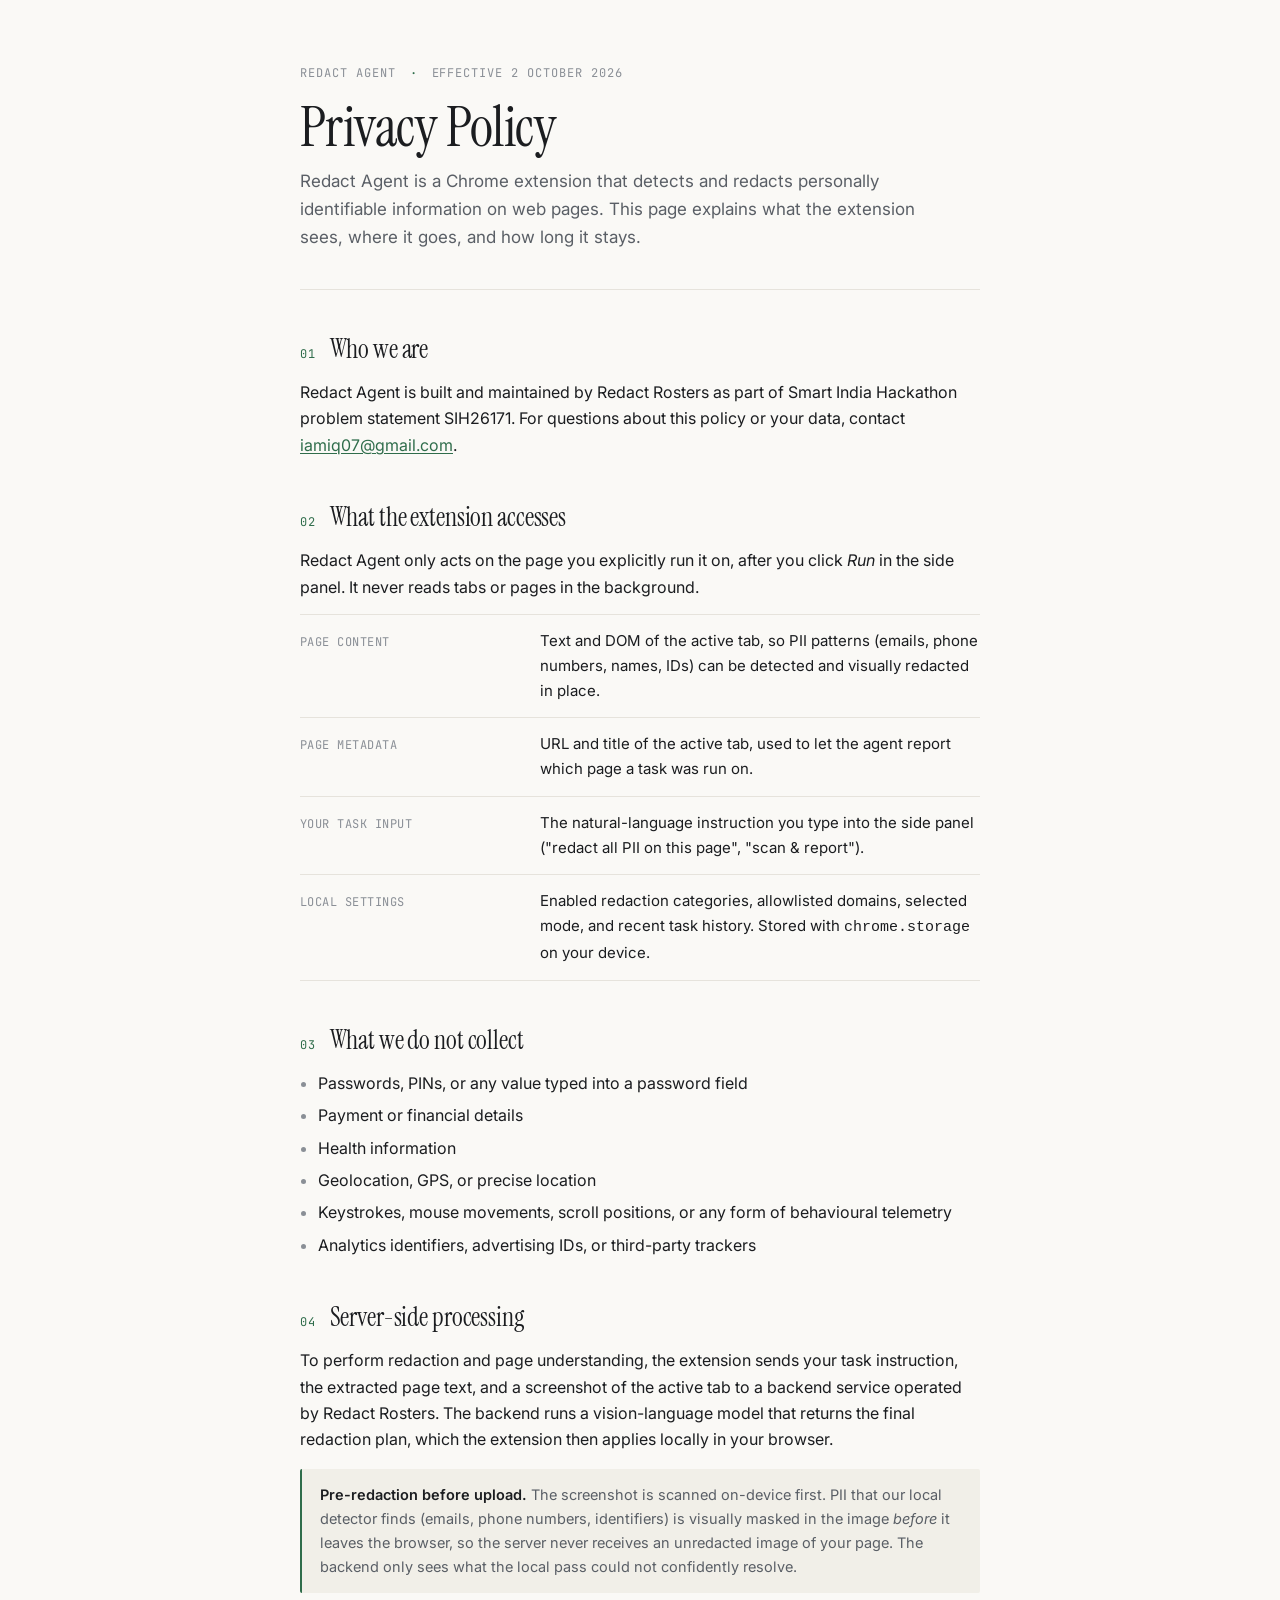
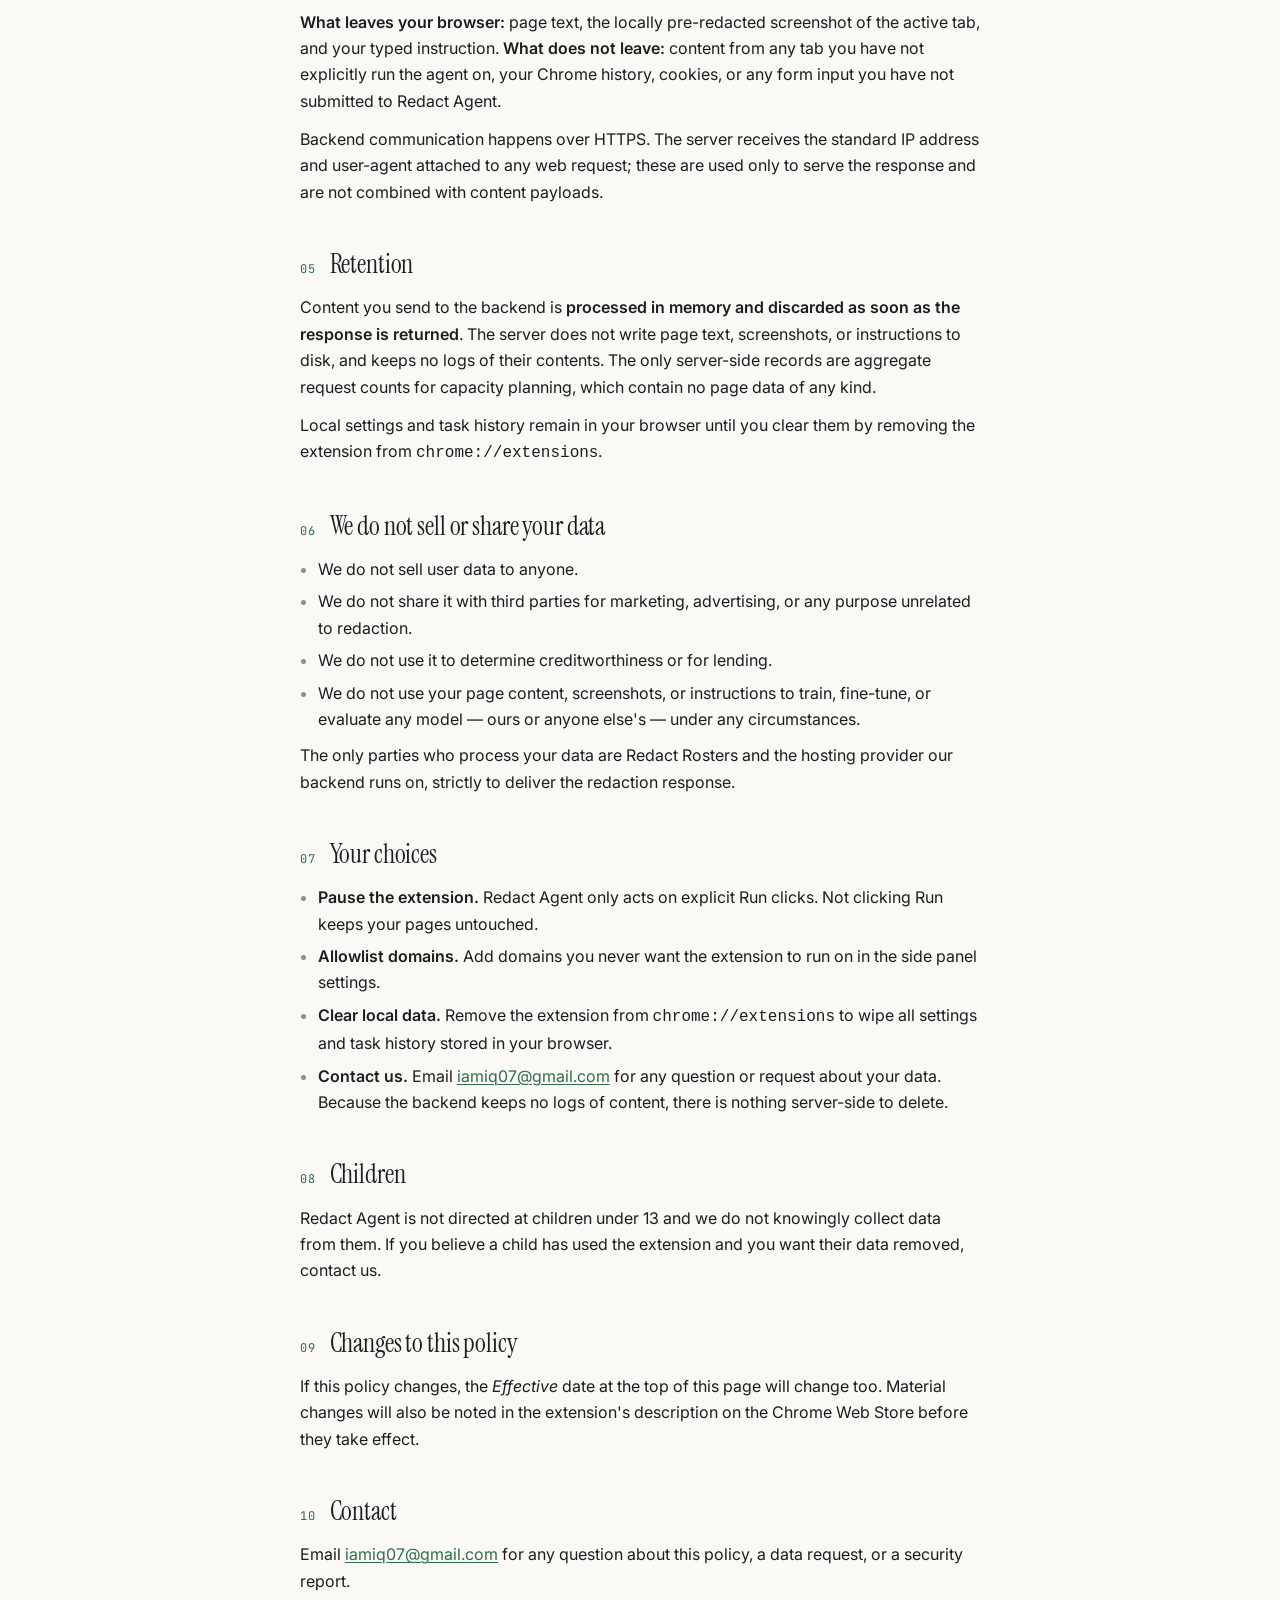
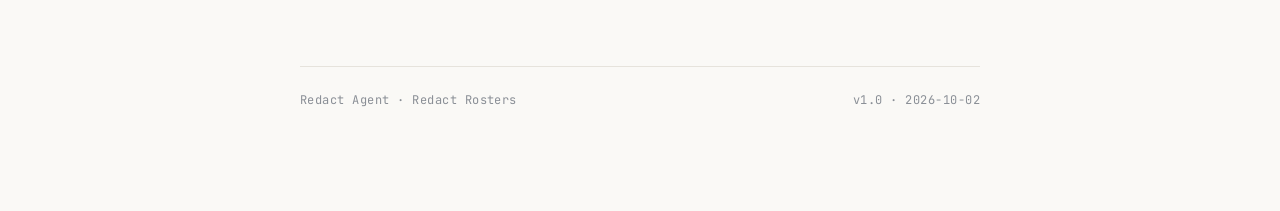
<file: index.html>
<!DOCTYPE html>
<html lang="en">
<head>
<meta charset="UTF-8">
<meta name="viewport" content="width=device-width, initial-scale=1.0">
<title>Redact Agent Privacy</title>
<link rel="preconnect" href="https://fonts.googleapis.com">
<link rel="preconnect" href="https://fonts.gstatic.com" crossorigin>
<link rel="stylesheet" href="https://fonts.googleapis.com/css2?family=Instrument+Serif:ital@0;1&family=Inter:wght@400;500;600&family=JetBrains+Mono:wght@400;500&display=swap">
<link rel="stylesheet" href="styles.css">
</head>
<body>
<main class="page">
  <header class="doc">
    <div class="eyebrow">
      <span>Redact Agent</span>
      <span class="dot">·</span>
      <span>Effective 2 October 2026</span>
    </div>
    <h1>Privacy Policy</h1>
    <p class="lede">Redact Agent is a Chrome extension that detects and redacts personally identifiable information on web pages. This page explains what the extension sees, where it goes, and how long it stays.</p>
  </header>

  <section>
    <h2><span class="num">01</span>Who we are</h2>
    <p>Redact Agent is built and maintained by Redact Rosters as part of Smart India Hackathon problem statement SIH26171. For questions about this policy or your data, contact <a href="mailto:iamiq07@gmail.com">iamiq07@gmail.com</a>.</p>
  </section>

  <section>
    <h2><span class="num">02</span>What the extension accesses</h2>
    <p>Redact Agent only acts on the page you explicitly run it on, after you click <em>Run</em> in the side panel. It never reads tabs or pages in the background.</p>
    <div class="table-of-rows">
      <div class="row">
        <div class="k">Page content</div>
        <div class="v">Text and DOM of the active tab, so PII patterns (emails, phone numbers, names, IDs) can be detected and visually redacted in place.</div>
      </div>
      <div class="row">
        <div class="k">Page metadata</div>
        <div class="v">URL and title of the active tab, used to let the agent report which page a task was run on.</div>
      </div>
      <div class="row">
        <div class="k">Your task input</div>
        <div class="v">The natural-language instruction you type into the side panel ("redact all PII on this page", "scan &amp; report").</div>
      </div>
      <div class="row">
        <div class="k">Local settings</div>
        <div class="v">Enabled redaction categories, allowlisted domains, selected mode, and recent task history. Stored with <code>chrome.storage</code> on your device.</div>
      </div>
    </div>
  </section>

  <section>
    <h2><span class="num">03</span>What we do not collect</h2>
    <ul>
      <li>Passwords, PINs, or any value typed into a password field</li>
      <li>Payment or financial details</li>
      <li>Health information</li>
      <li>Geolocation, GPS, or precise location</li>
      <li>Keystrokes, mouse movements, scroll positions, or any form of behavioural telemetry</li>
      <li>Analytics identifiers, advertising IDs, or third-party trackers</li>
    </ul>
  </section>

  <section>
    <h2><span class="num">04</span>Server-side processing</h2>
    <p>To perform redaction and page understanding, the extension sends your task instruction, the extracted page text, and a screenshot of the active tab to a backend service operated by Redact Rosters. The backend runs a vision-language model that returns the final redaction plan, which the extension then applies locally in your browser.</p>
    <div class="callout">
      <strong>Pre-redaction before upload.</strong> The screenshot is scanned on-device first. PII that our local detector finds (emails, phone numbers, identifiers) is visually masked in the image <em>before</em> it leaves the browser, so the server never receives an unredacted image of your page. The backend only sees what the local pass could not confidently resolve.</div>
    <p><strong>What leaves your browser:</strong> page text, the locally pre-redacted screenshot of the active tab, and your typed instruction. <strong>What does not leave:</strong> content from any tab you have not explicitly run the agent on, your Chrome history, cookies, or any form input you have not submitted to Redact Agent.</p>
    <p>Backend communication happens over HTTPS. The server receives the standard IP address and user-agent attached to any web request; these are used only to serve the response and are not combined with content payloads.</p>
  </section>

  <section>
    <h2><span class="num">05</span>Retention</h2>
    <p>Content you send to the backend is <strong>processed in memory and discarded as soon as the response is returned</strong>. The server does not write page text, screenshots, or instructions to disk, and keeps no logs of their contents. The only server-side records are aggregate request counts for capacity planning, which contain no page data of any kind.</p>
    <p>Local settings and task history remain in your browser until you clear them by removing the extension from <code>chrome://extensions</code>.</p>
  </section>

  <section>
    <h2><span class="num">06</span>We do not sell or share your data</h2>
    <ul>
      <li>We do not sell user data to anyone.</li>
      <li>We do not share it with third parties for marketing, advertising, or any purpose unrelated to redaction.</li>
      <li>We do not use it to determine creditworthiness or for lending.</li>
      <li>We do not use your page content, screenshots, or instructions to train, fine-tune, or evaluate any model &mdash; ours or anyone else's &mdash; under any circumstances.</li>
    </ul>
    <p>The only parties who process your data are Redact Rosters and the hosting provider our backend runs on, strictly to deliver the redaction response.</p>
  </section>

  <section>
    <h2><span class="num">07</span>Your choices</h2>
    <ul>
      <li><strong>Pause the extension.</strong> Redact Agent only acts on explicit Run clicks. Not clicking Run keeps your pages untouched.</li>
      <li><strong>Allowlist domains.</strong> Add domains you never want the extension to run on in the side panel settings.</li>
      <li><strong>Clear local data.</strong> Remove the extension from <code>chrome://extensions</code> to wipe all settings and task history stored in your browser.</li>
      <li><strong>Contact us.</strong> Email <a href="mailto:iamiq07@gmail.com">iamiq07@gmail.com</a> for any question or request about your data. Because the backend keeps no logs of content, there is nothing server-side to delete.</li>
    </ul>
  </section>

  <section>
    <h2><span class="num">08</span>Children</h2>
    <p>Redact Agent is not directed at children under 13 and we do not knowingly collect data from them. If you believe a child has used the extension and you want their data removed, contact us.</p>
  </section>

  <section>
    <h2><span class="num">09</span>Changes to this policy</h2>
    <p>If this policy changes, the <em>Effective</em> date at the top of this page will change too. Material changes will also be noted in the extension's description on the Chrome Web Store before they take effect.</p>
  </section>

  <section>
    <h2><span class="num">10</span>Contact</h2>
    <p>Email <a href="mailto:iamiq07@gmail.com">iamiq07@gmail.com</a> for any question about this policy, a data request, or a security report.</p>
  </section>

  <footer class="doc">
    <span>Redact Agent · Redact Rosters</span>
    <span>v1.0 · 2026-10-02</span>
  </footer>
</main>
<script src="script.js"></script>
</body>
</html>
</file>
<file: styles.css>
/* Layout: single narrow reading column, system-doc feel, tight hierarchy via type scale + section numbers */

:root {
  --bg: #faf9f6;
  --surface: #ffffff;
  --fg: #1b1d20;
  --fg-muted: #5a5f66;
  --fg-faint: #8a8f96;
  --rule: #e6e3dc;
  --accent: #2f6d4b;
  --mark: #f1efe8;
  --radius: 10px;
  --font-display: "Instrument Serif", "Iowan Old Style", Georgia, serif;
  --font-body: "Inter", -apple-system, BlinkMacSystemFont, "Segoe UI", sans-serif;
  --font-mono: "JetBrains Mono", ui-monospace, SFMono-Regular, Menlo, monospace;
}
@media (prefers-color-scheme: dark) {
  :root:not([data-theme="light"]) {
    --bg: #121316;
    --surface: #1a1c20;
    --fg: #ecebe8;
    --fg-muted: #a3a7ad;
    --fg-faint: #70747b;
    --rule: #2a2d33;
    --accent: #7cc296;
    --mark: #22252a;
    color-scheme: dark;
  }
}
:root[data-theme="dark"] {
  --bg: #121316;
  --surface: #1a1c20;
  --fg: #ecebe8;
  --fg-muted: #a3a7ad;
  --fg-faint: #70747b;
  --rule: #2a2d33;
  --accent: #7cc296;
  --mark: #22252a;
  color-scheme: dark;
}

body {
  background: var(--bg);
  color: var(--fg);
  font-family: var(--font-body);
  font-size: 16px;
  line-height: 1.65;
  -webkit-font-smoothing: antialiased;
}

.page {
  max-width: 680px;
  margin: 0 auto;
  padding-inline: 24px;
  padding-block: 56px 96px;
}

header.doc {
  border-bottom: 1px solid var(--rule);
  padding-bottom: 28px;
  margin-bottom: 40px;
}
.eyebrow {
  font-family: var(--font-mono);
  font-size: 12px;
  letter-spacing: 0.08em;
  text-transform: uppercase;
  color: var(--fg-faint);
  display: flex;
  gap: 14px;
  flex-wrap: wrap;
  align-items: center;
}
.eyebrow .dot { color: var(--accent); }

h1 {
  font-family: var(--font-display);
  font-weight: 400;
  font-size: clamp(40px, 7vw, 56px);
  line-height: 1.05;
  letter-spacing: -0.01em;
  margin: 14px 0 10px;
  text-wrap: balance;
}
.lede {
  color: var(--fg-muted);
  font-size: 17px;
  max-width: 56ch;
  text-wrap: pretty;
}

section {
  margin-top: 44px;
}
h2 {
  font-family: var(--font-display);
  font-weight: 400;
  font-size: 26px;
  line-height: 1.2;
  letter-spacing: -0.005em;
  margin: 0 0 14px;
  display: flex;
  align-items: baseline;
  gap: 12px;
}
h2 .num {
  font-family: var(--font-mono);
  font-size: 12px;
  color: var(--accent);
  letter-spacing: 0.08em;
  min-width: 2.5ch;
}
h3 {
  font-family: var(--font-body);
  font-weight: 600;
  font-size: 15px;
  letter-spacing: 0.01em;
  margin: 22px 0 6px;
  color: var(--fg);
}

p { margin: 10px 0; }
p + p { margin-top: 12px; }

ul {
  margin: 10px 0;
  padding-left: 1.1em;
}
li { margin: 6px 0; }
li::marker { color: var(--fg-faint); }

strong { font-weight: 600; }

a {
  color: var(--accent);
  text-decoration: underline;
  text-underline-offset: 2px;
  text-decoration-thickness: 1px;
}
a:hover { text-decoration-thickness: 2px; }

.callout {
  background: var(--mark);
  border-left: 2px solid var(--accent);
  border-radius: 2px;
  padding: 14px 18px;
  margin: 16px 0;
  font-size: 14.5px;
  color: var(--fg-muted);
}
.callout strong { color: var(--fg); }

.table-of-rows {
  border-top: 1px solid var(--rule);
  margin-top: 14px;
}
.row {
  display: grid;
  grid-template-columns: 1fr 2fr;
  gap: 20px;
  padding: 14px 0;
  border-bottom: 1px solid var(--rule);
  align-items: baseline;
}
.row .k {
  font-family: var(--font-mono);
  font-size: 12px;
  letter-spacing: 0.04em;
  color: var(--fg-faint);
  text-transform: uppercase;
}
.row .v { color: var(--fg); font-size: 15px; }
@media (max-width: 520px) {
  .row { grid-template-columns: 1fr; gap: 4px; }
}

footer.doc {
  margin-top: 72px;
  padding-top: 24px;
  border-top: 1px solid var(--rule);
  color: var(--fg-faint);
  font-family: var(--font-mono);
  font-size: 12px;
  letter-spacing: 0.04em;
  display: flex;
  justify-content: space-between;
  flex-wrap: wrap;
  gap: 10px;
}

:focus-visible {
  outline: 2px solid var(--accent);
  outline-offset: 3px;
  border-radius: 2px;
}

@media (prefers-reduced-motion: no-preference) {
  a { transition: text-decoration-thickness 120ms ease; }
}
</file>
